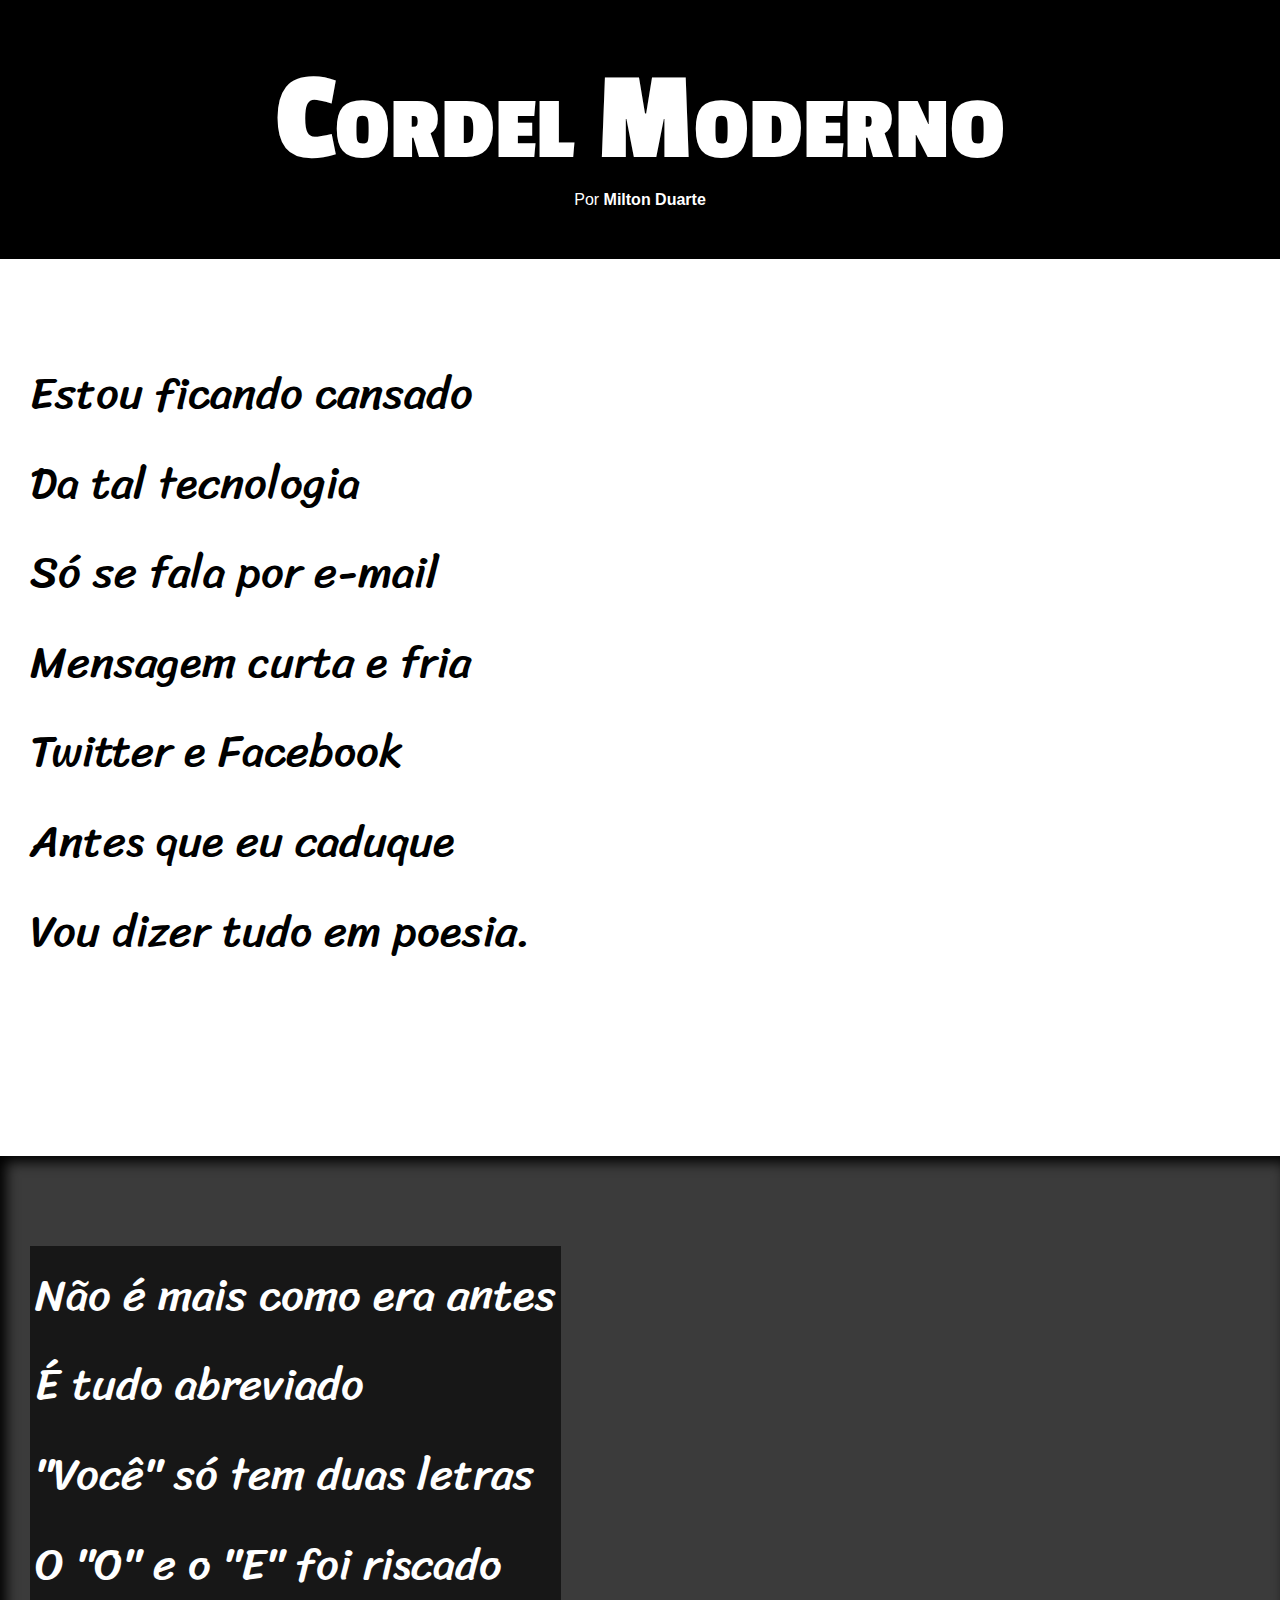
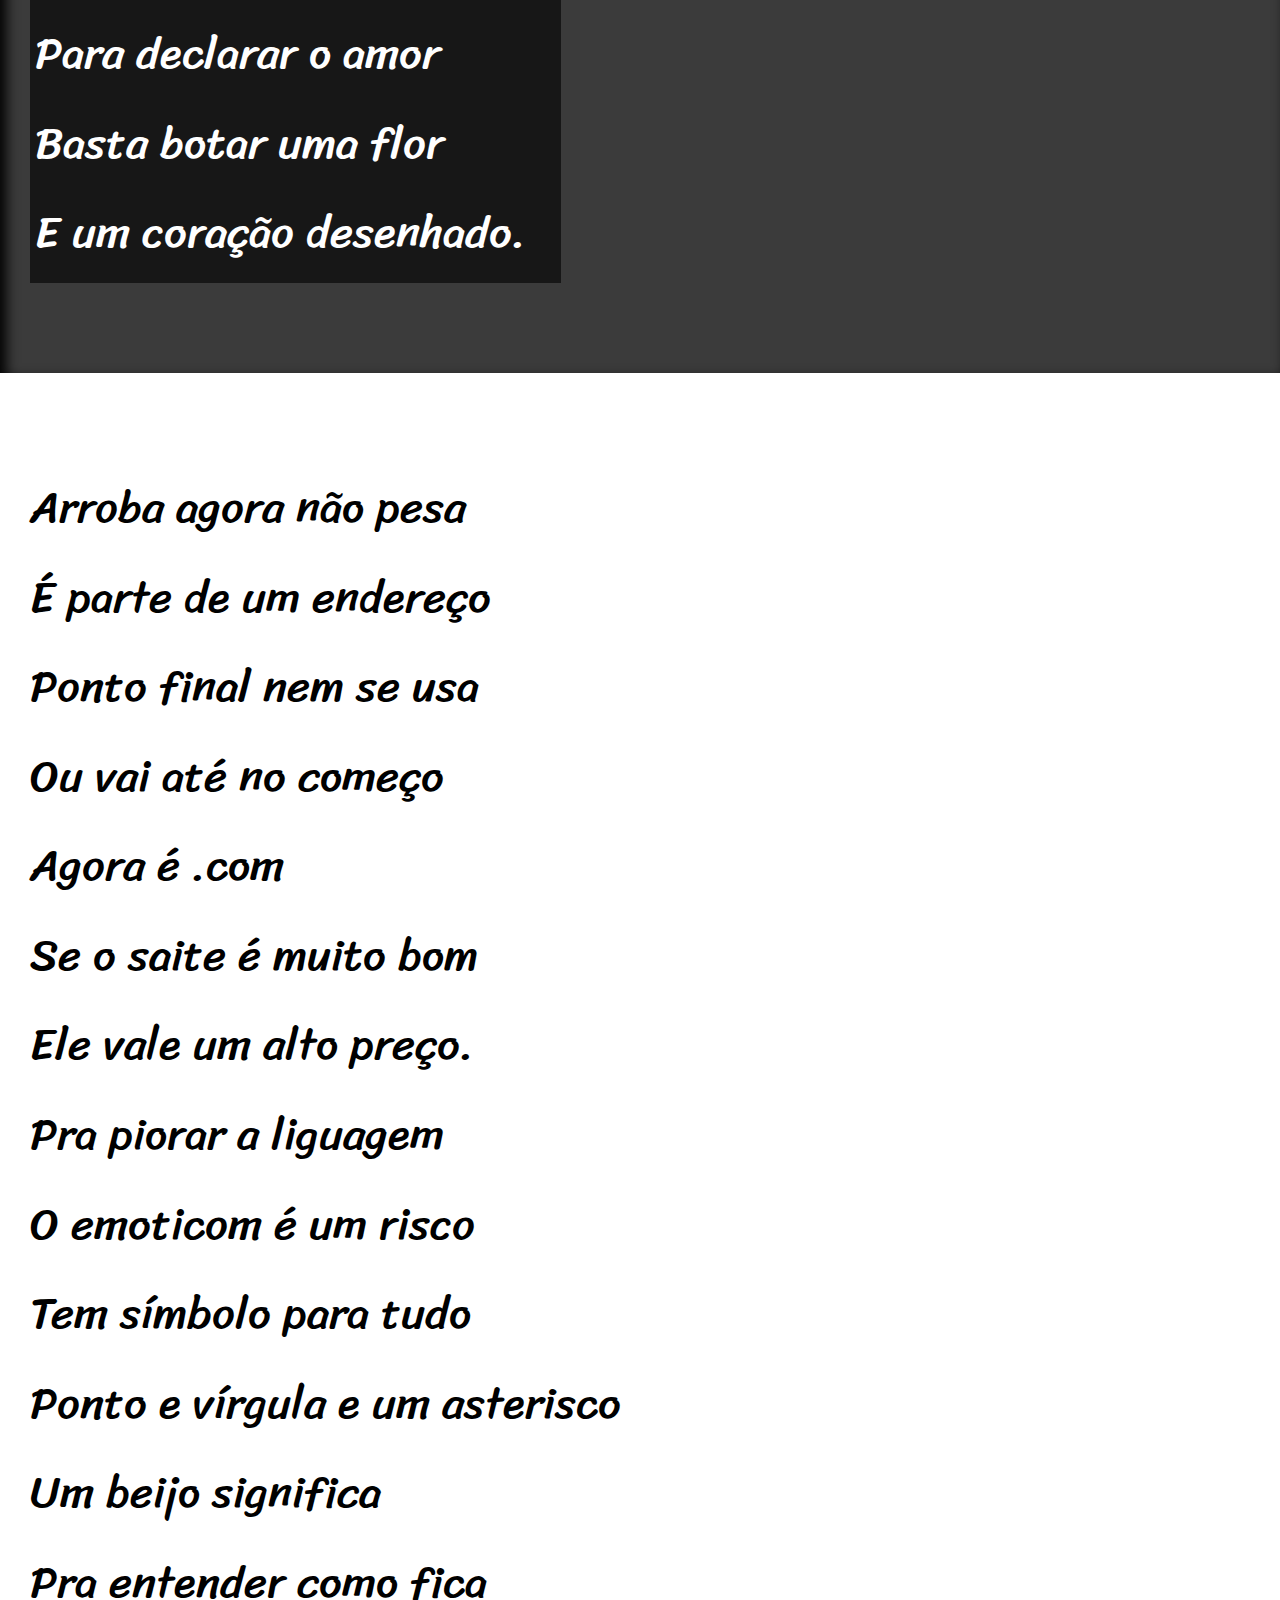
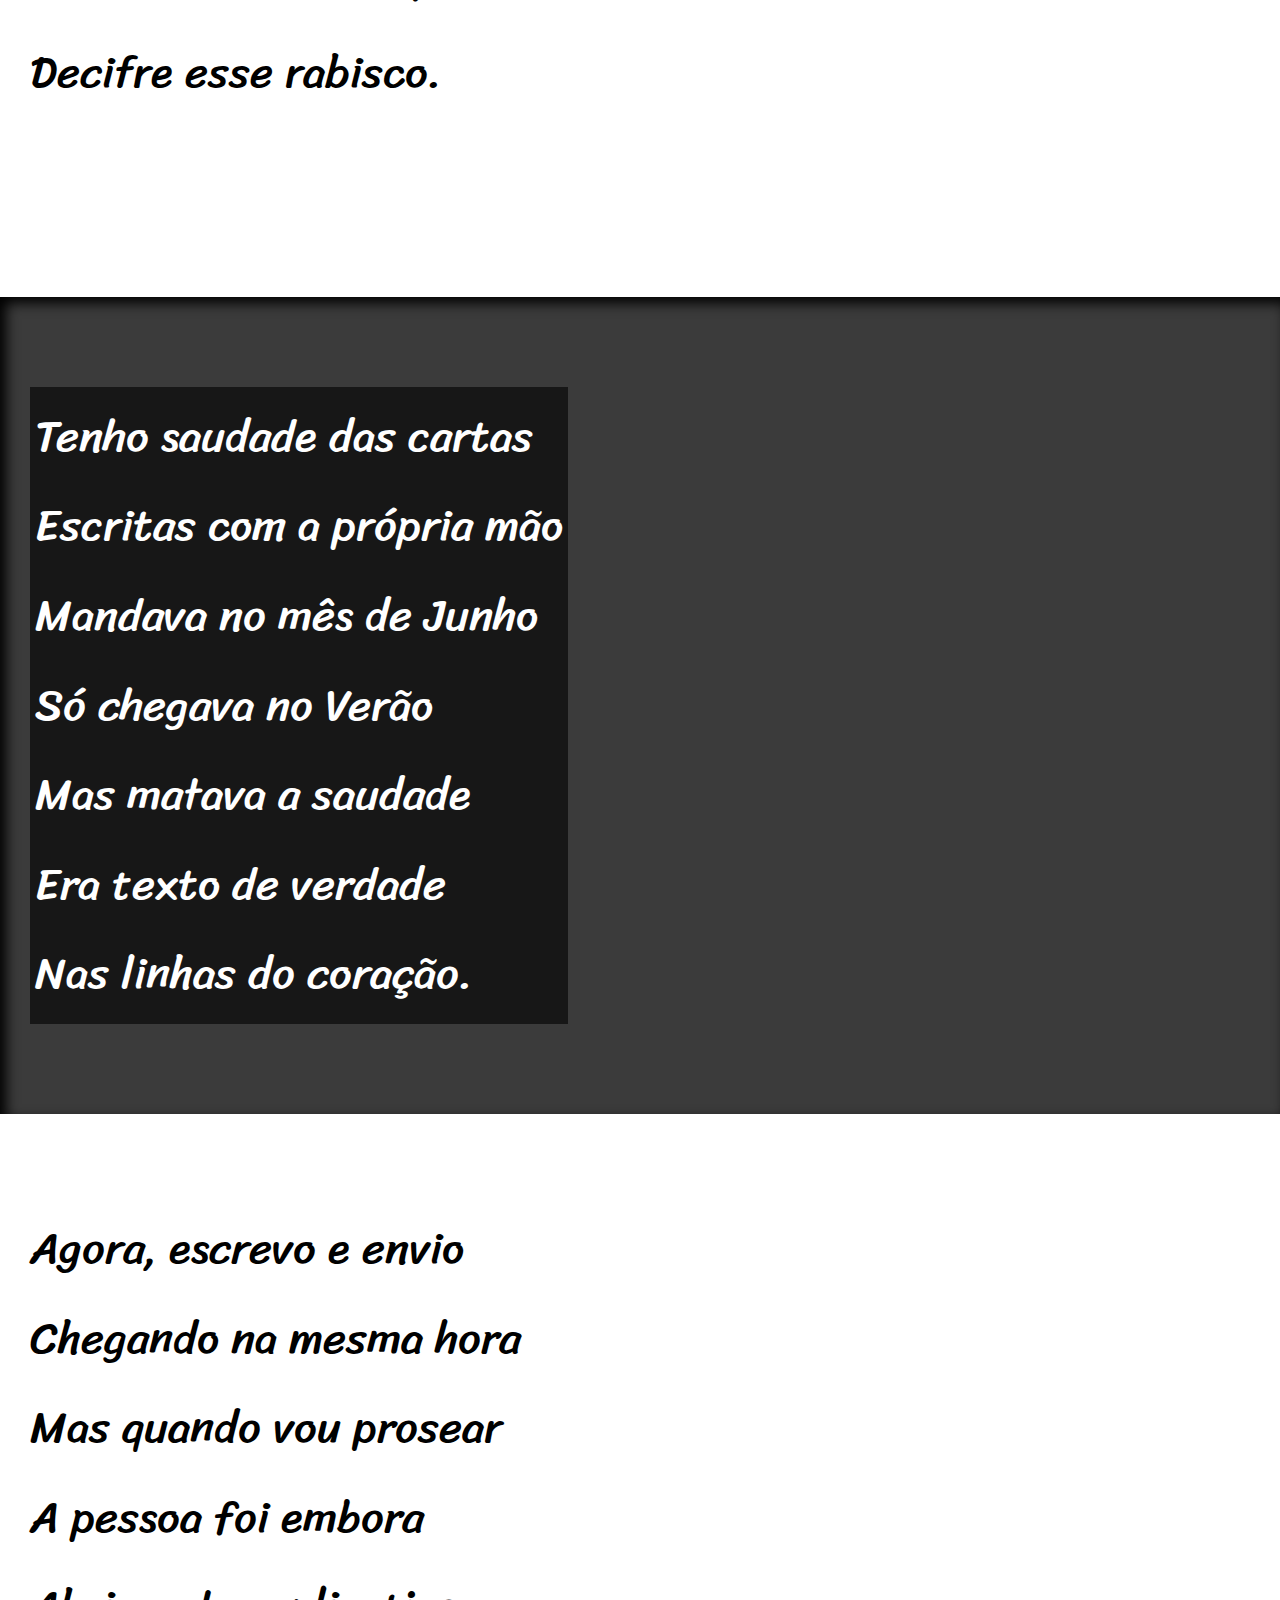
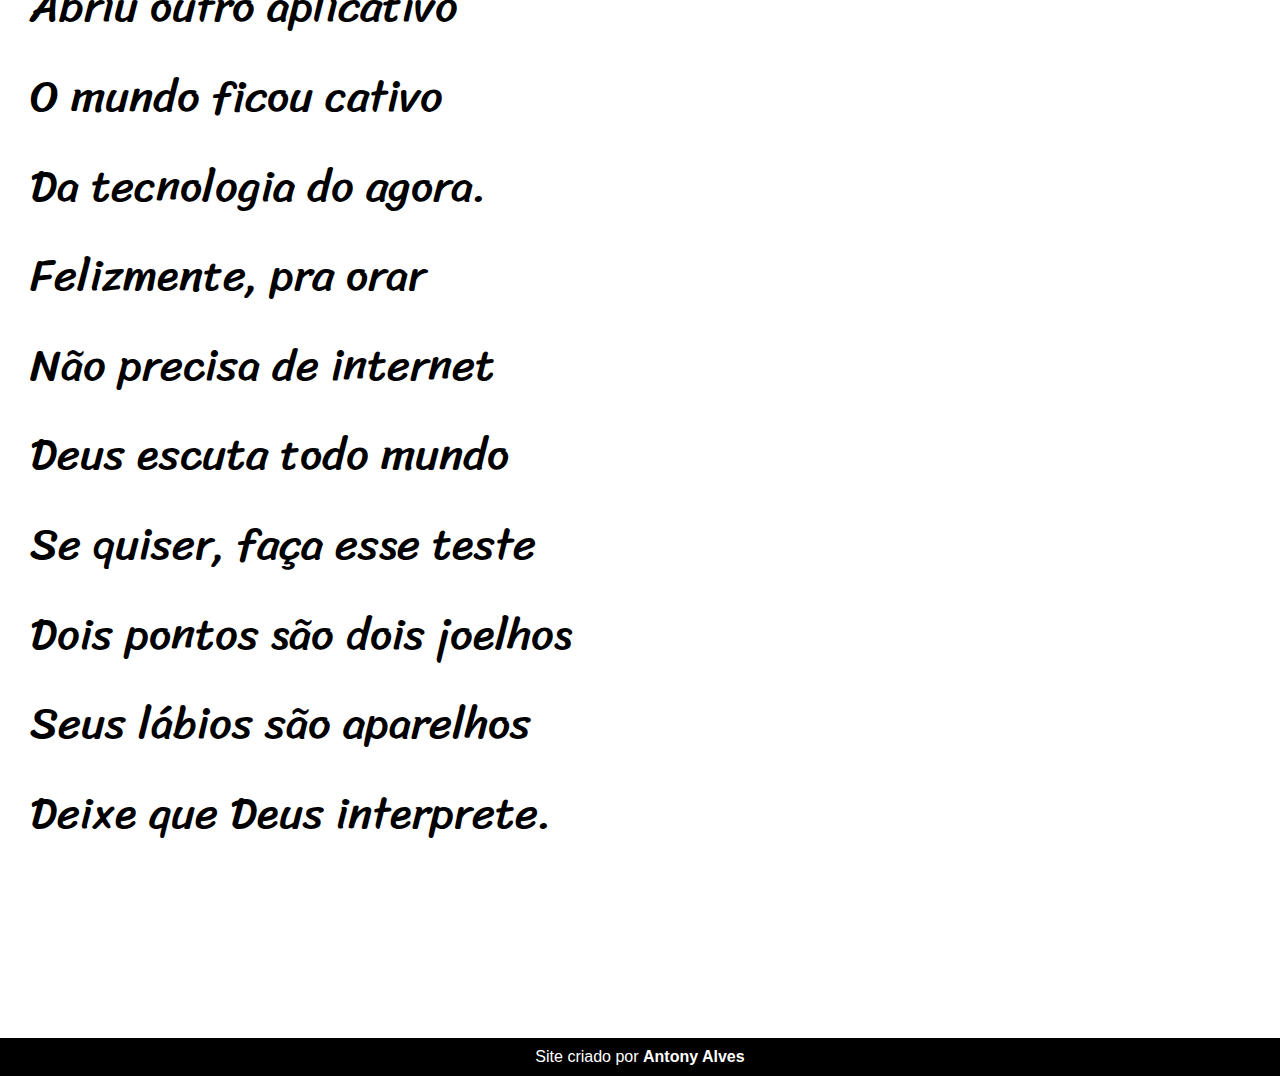
<file: desafios/d012/index.html>
<!DOCTYPE html>
<html lang="pt-br">
<head>
    <meta charset="UTF-8">
    <meta name="viewport" content="width=device-width, initial-scale=1.0">
    <title>Cordel Moderno</title>
    <link rel="stylesheet" href="estilo/style.css">
</head>
<body>
    <header>
        <h1>Cordel Moderno</h1>
            <p>
                Por <a href="https://www.recantodasletras.com.br/poesias/3186743" target="_blank">Milton Duarte</a>
            </p>
    </header>

    <section class="normal">
        <p>
            Estou ficando cansado <br>
            Da tal tecnologia <br>
            Só se fala por e-mail <br>
            Mensagem curta e fria <br>
            Twitter e Facebook <br>
            Antes que eu caduque <br>
            Vou dizer tudo em poesia.
        </p>
    </section>

    <section class="imagem" id="img01">
        <p>
            Não é mais como era antes <br>
            É tudo abreviado <br>
            "Você" só tem duas letras <br>
            O "O" e o "E" foi riscado <br>
            Para declarar o amor <br>
            Basta botar uma flor <br>
            E um coração desenhado.
        </p>
    </section>

    <section class="normal">
        <p>
            Arroba agora não pesa <br>
            É parte de um endereço <br>
            Ponto final nem se usa <br>
            Ou vai até no começo <br>
            Agora é .com <br>
            Se o saite é muito bom <br>
            Ele vale um alto preço. <br>
            Pra piorar a liguagem <br>
            O emoticom é um risco <br>
            Tem símbolo para tudo <br>
            Ponto e vírgula e um asterisco <br>
            Um beijo significa <br>
            Pra entender como fica <br>
            Decifre esse rabisco.
        </p>
    </section>

    <section class="imagem" id="img02">
        <p>
            Tenho saudade das cartas <br>
            Escritas com a própria mão <br>
            Mandava no mês de Junho <br>
            Só chegava no Verão <br>
            Mas matava a saudade <br>
            Era texto de verdade <br>
            Nas linhas do coração.
        </p>
    </section>

    <section class="normal">
        <p>
            Agora, escrevo e envio <br>
            Chegando na mesma hora <br>
            Mas quando vou prosear <br>
            A pessoa foi embora <br>
            Abriu outro aplicativo <br>
            O mundo ficou cativo <br>
            Da tecnologia do agora. <br>
            Felizmente, pra orar <br>
            Não precisa de internet <br>
            Deus escuta todo mundo <br>
            Se quiser, faça esse teste <br>
            Dois pontos são dois joelhos <br>
            Seus lábios são aparelhos <br>
            Deixe que Deus interprete.
        </p>
    </section>

    <footer>
        <p>Site criado por <a href="https://github.com/antonyalvess?tab=repositories" target="_blank">Antony Alves</a></p>
    </footer>
</body>
</html>
</file>
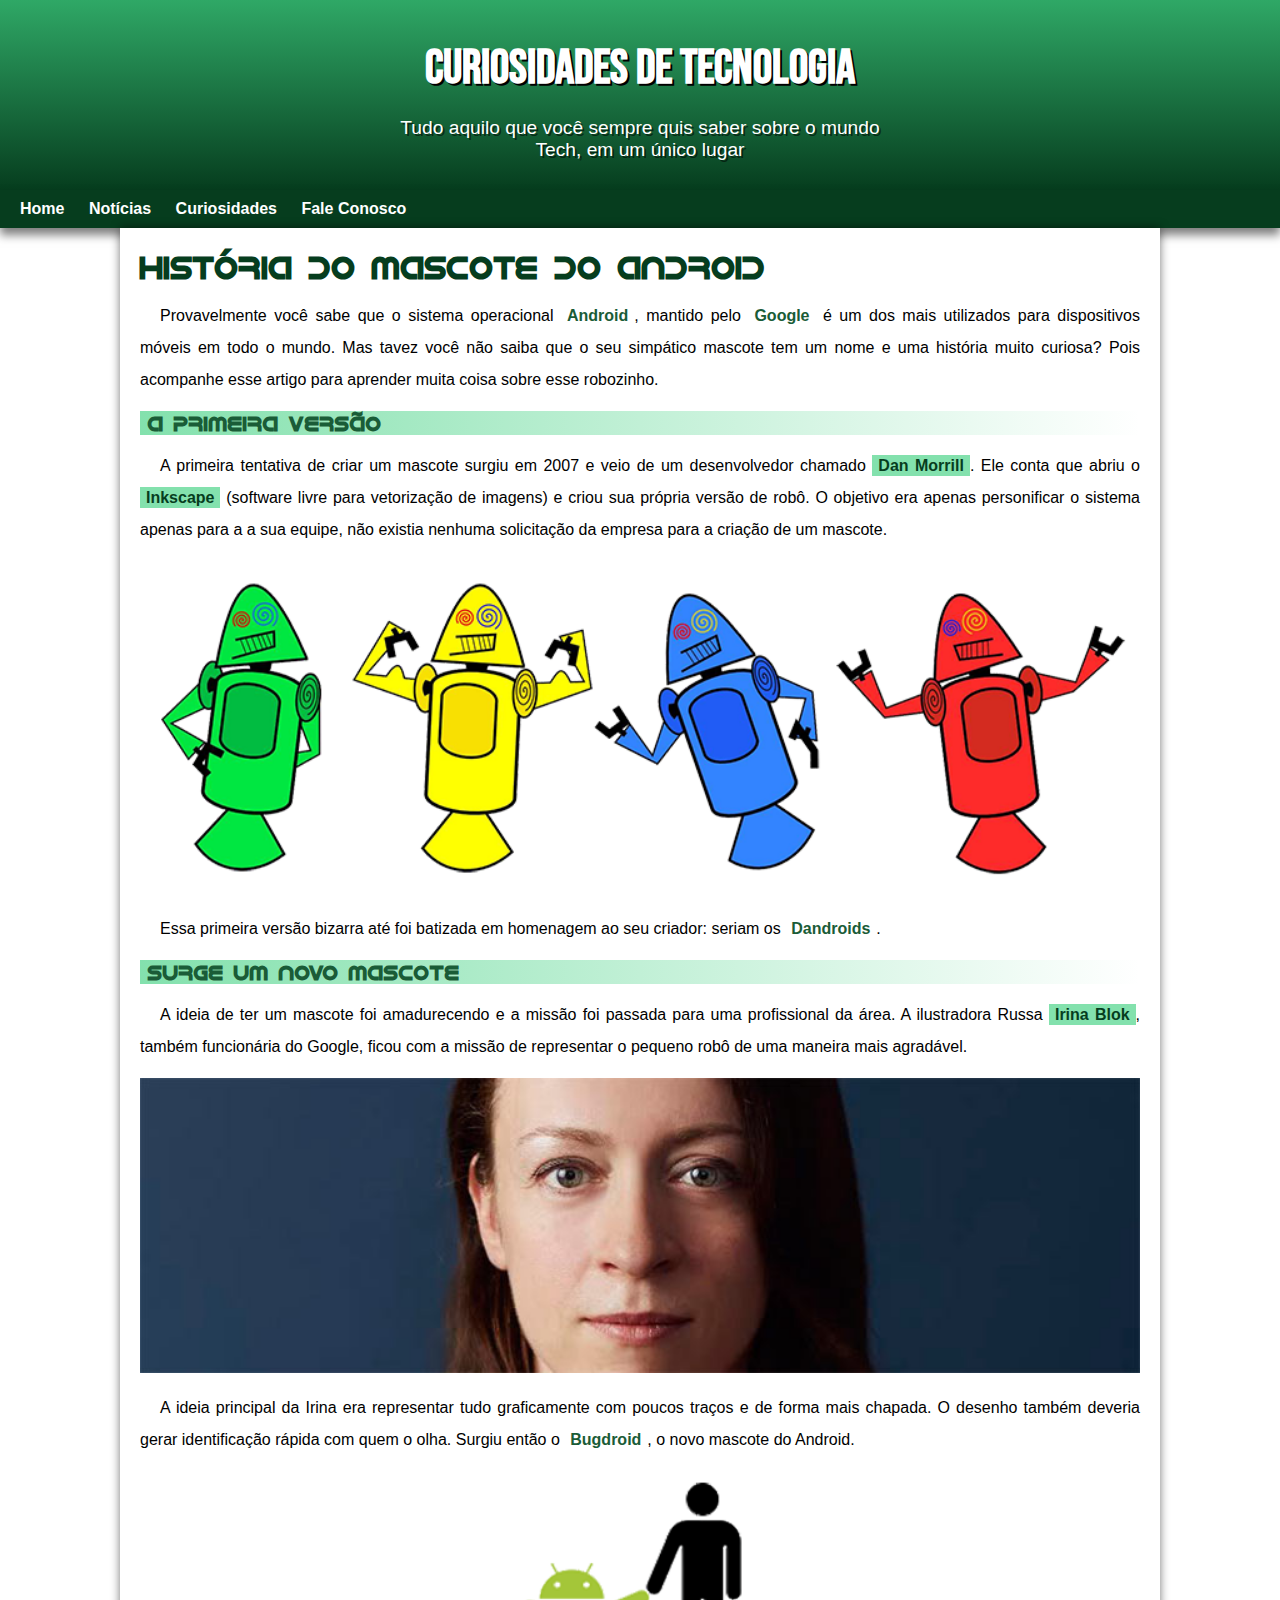
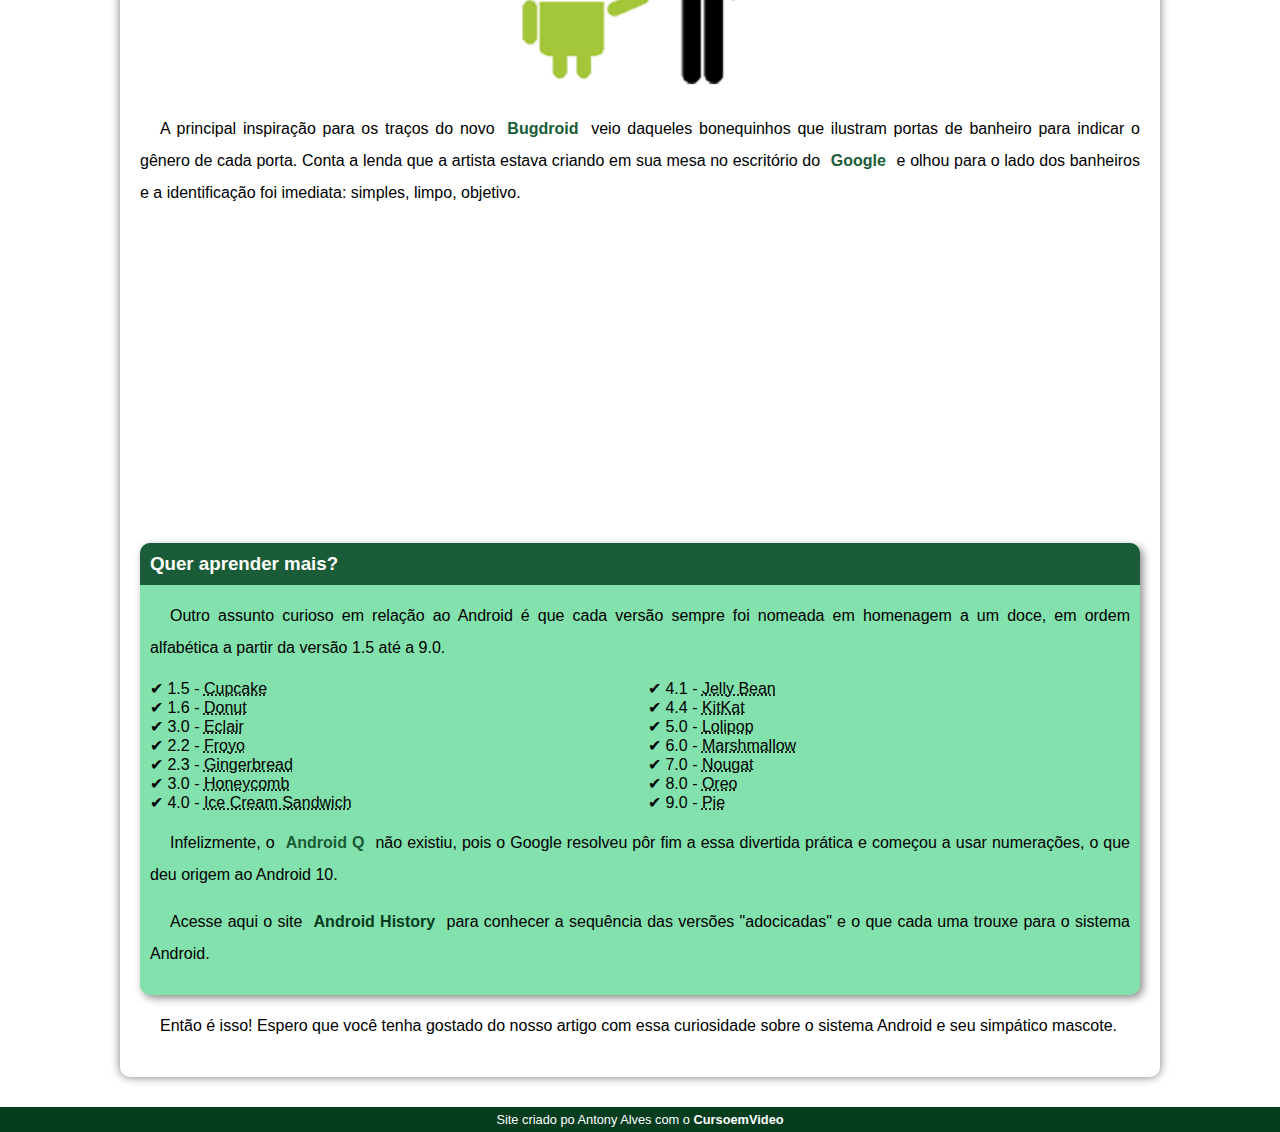
<file: desafios/d010/android.html>
<!DOCTYPE html>
<html lang="pt-br">
<head>
    <meta charset="UTF-8">
    <meta name="viewport" content="width=device-width, initial-scale=1.0">
    <title>Como surgiu o mascote do Android?</title>
    <link rel="shortcut icon" href="imagens/favicon.ico" type="image/x-icon">
    <link rel="stylesheet" href="estilo/style.css">
</head>
<body>
  <header>
    <h1>Curiosidades de Tecnologia</h1>
    <p>Tudo aquilo que você sempre quis saber sobre o mundo Tech, em um único lugar</p>
  </header>
  <nav>
    <a href="#">Home</a>
    <a href="#">Notícias</a>
    <a href="#">Curiosidades</a>
    <a href="#">Fale Conosco</a>
  </nav> 
  <main>
    <article>
        <h1>História do Mascote do Android</h1>

        <p>Provavelmente você sabe que o sistema operacional <strong>Android</strong>, mantido pelo <strong>Google</strong> é um dos mais utilizados para dispositivos móveis em todo o mundo. Mas tavez você não saiba que o seu simpático mascote tem um nome e uma história muito curiosa? Pois acompanhe esse artigo para aprender muita coisa sobre esse robozinho.</p>
        
        <h2>A primeira versão</h2>
        
        <p>A primeira tentativa de criar um mascote surgiu em 2007 e veio de um desenvolvedor chamado <a href="https://androidcommunity.com/dan-morrill-shows-us-the-android-mascot-that-almost-was-20130103/" target="_blank">Dan Morrill</a>. Ele conta que abriu o <a href="https://inkscape.org/pt-br/" target="_blank">Inkscape</a> (software livre para vetorização de imagens) e criou sua própria versão de robô. O objetivo era apenas personificar o sistema apenas para a a sua equipe, não existia nenhuma solicitação da empresa para a criação de um mascote.</p>
        
        <picture>
          <source media="(max-width: 600px)" srcset="imagens/dan-droids-pq.png">
          <img src="imagens/dan-droids.png" alt="Primeiro Mascote do Android"></picture>
        
        <p>Essa primeira versão bizarra até foi batizada em homenagem ao seu criador: seriam os <strong>Dandroids</strong>.</p>
        
        <h2>Surge um novo mascote</h2>
        
        <p>A ideia de ter um mascote foi amadurecendo e a missão foi passada para uma profissional da área. A ilustradora Russa <a href="https://www.irinablok.com/" target="_blank">Irina Blok</a>, também funcionária do Google, ficou com a missão de representar o pequeno robô de uma maneira mais agradável.</p>
        
        <picture>
          <source media="(max-width: 600px)" srcset="imagens/irina-blok-pq.jpg">
          <img src="imagens/irina-blok.jpg" alt="Irina Blok, criadora do Bugdroid."></picture>
        
        <p>A ideia principal da Irina era representar tudo graficamente com poucos traços e de forma mais chapada. O desenho também deveria gerar identificação rápida com quem o olha. Surgiu então o <strong>Bugdroid</strong>, o novo mascote do Android.</p>
        
        <img src="imagens/bugdroid.png" class="pequena" alt="Bugdroid">
        
        <p>A principal inspiração para os traços do novo <strong>Bugdroid</strong> veio daqueles bonequinhos que ilustram portas de banheiro para indicar o gênero de cada porta. Conta a lenda que a artista estava criando em sua mesa no escritório do <strong>Google</strong> e olhou para o lado dos banheiros e a identificação foi imediata: simples, limpo, objetivo.</p>
        
        <iframe width="560" height="315" src="https://www.youtube.com/embed/l2UDgpLz20M?si=DGBmPMIDqSk-hZRg" title="YouTube video player" frameborder="0" allow="accelerometer; autoplay; clipboard-write; encrypted-media; gyroscope; picture-in-picture; web-share" referrerpolicy="strict-origin-when-cross-origin" allowfullscreen></iframe>
         
         <aside>
            <h3>Quer aprender mais?</h3>
            
            <p>Outro assunto curioso em relação ao Android é que cada versão sempre foi nomeada em homenagem a um doce, em ordem alfabética a partir da versão 1.5 até a 9.0.</p>
            
            <ul>
              <li>1.5 - <abbr title="Bolo de Copo">Cupcake</abbr></li>
              <li>1.6 - <abbr title="Rosquinha">Donut</abbr></li>
              <li>3.0 - <abbr title="Bomba">Eclair</abbr></li>
              <li>2.2 - <abbr title="Iogurte Congelado">Froyo</abbr></li>
              <li>2.3 - <abbr title="Biscoito de Gengibre">Gingerbread</abbr></li>
              <li>3.0 - <abbr title="Favo de Mel">Honeycomb</abbr></li>
              <li>4.0 - <abbr title="Sanduíche de Sorvete">Ice Cream Sandwich</abbr></li>
              <li>4.1 - <abbr title="Jujuba">Jelly Bean</abbr></li>
              <li>4.4 - <abbr title="KitKat">KitKat</abbr></li>
              <li>5.0 - <abbr title="">Lolipop</abbr></li>
              <li>6.0 - <abbr title="Marshmallow">Marshmallow</abbr></li>
              <li>7.0 - <abbr title="Torrone">Nougat</abbr></li>
              <li>8.0 - <abbr title="Oreo">Oreo</abbr></li>
              <li>9.0 - <abbr title="Torta">Pie</abbr></li>
            </ul>
            
            <p>Infelizmente, o <strong>Android Q</strong> não existiu, pois o Google resolveu pôr fim a essa divertida prática e começou a usar numerações, o que deu origem ao Android 10.</p>
            
            <p>Acesse aqui o site <a href="https://www.android.com/intl/pt-br/history/#/donut" target="_blank">Android History</a> para conhecer a sequência das versões "adocicadas" e o que cada uma trouxe para o sistema Android.</p>
        </aside>
        
        
        <p>Então é isso! Espero que você tenha gostado do nosso artigo com essa curiosidade sobre o sistema Android e seu simpático mascote. </p>
    </article>
  </main> 
  <footer>
    <p>Site criado po Antony Alves com o <a href="https://www.youtube.com/c/CursoemV%C3%ADdeo" target="_blank">CursoemVideo</a></p>
  </footer>
</body>
</html>
</file>
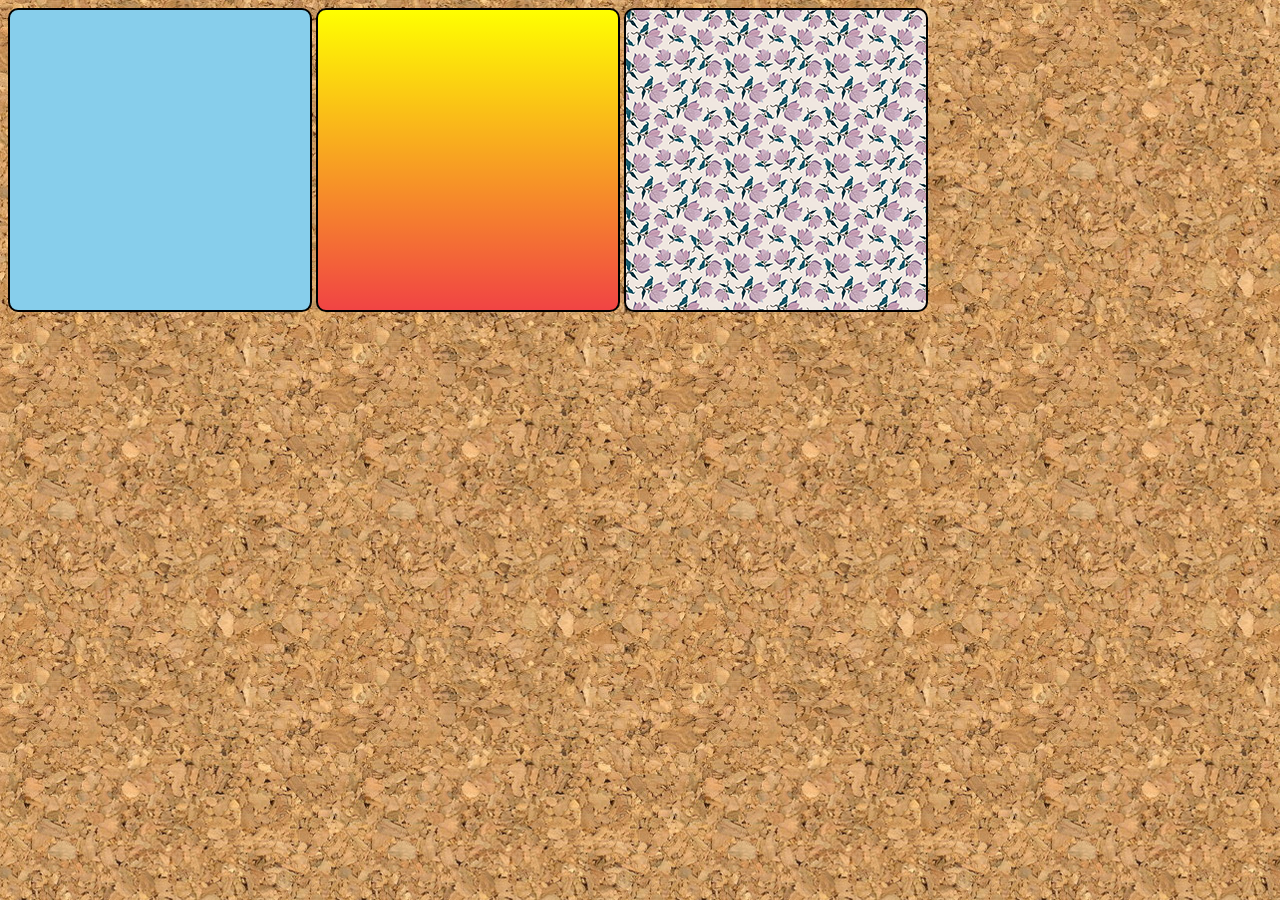
<file: exercicios/ex022/fundo001.html>
<!DOCTYPE html>
<html lang="pt-br">
<head>
    <meta charset="UTF-8">
    <meta name="viewport" content="width=device-width, initial-scale=1.0">
    <title>Teste de Imagem de Fundo</title>
    <style>

        body {
           background-image: url('imagens/wallpaper001.jpg');
        }
        div.quadrado {
            display: inline-block;
            border: 2px solid black;
            border-radius: 10px;
            background-color: lightgray;
            width: 300px;
            height: 300px;
        }

        div#q1 {
            background-color: skyblue;
        }

        div#q2 {
            background-image: linear-gradient(to bottom, yellow, rgba(255, 0, 0, 0.678));
        }

        div#q3 {
            background-image: url('imagens/pattern003.png');
        }
    </style>
</head>
<body>
    <div class="quadrado" id="q1">

    </div>
    <div class="quadrado" id="q2">

    </div>
    <div class="quadrado" id="q3">

    </div>
</body>
</html>
</file>
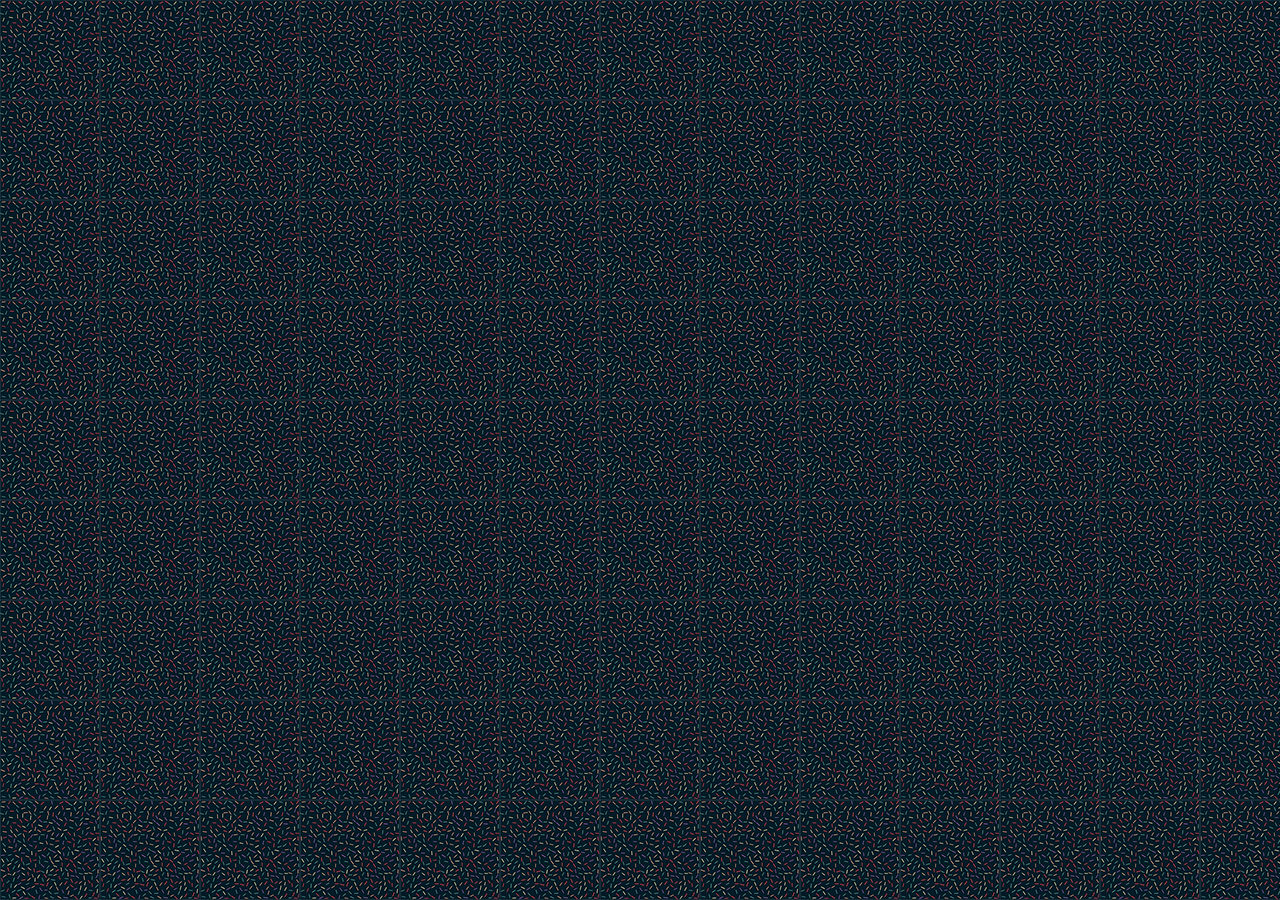
<file: exercicios/ex022/fundo002.html>
<!DOCTYPE html>
<html lang="pt-br">
<head>
    <meta charset="UTF-8">
    <meta name="viewport" content="width=device-width, initial-scale=1.0">
    <title>Personalização dos Fundos</title>
    <style>
        body {
            background-image: url('imagens/pattern001.png');
            background-size: 100px 100px;
            background-repeat: repeat;
        }
    </style>
</head>
<body>
   
</body>
</html>
</file>
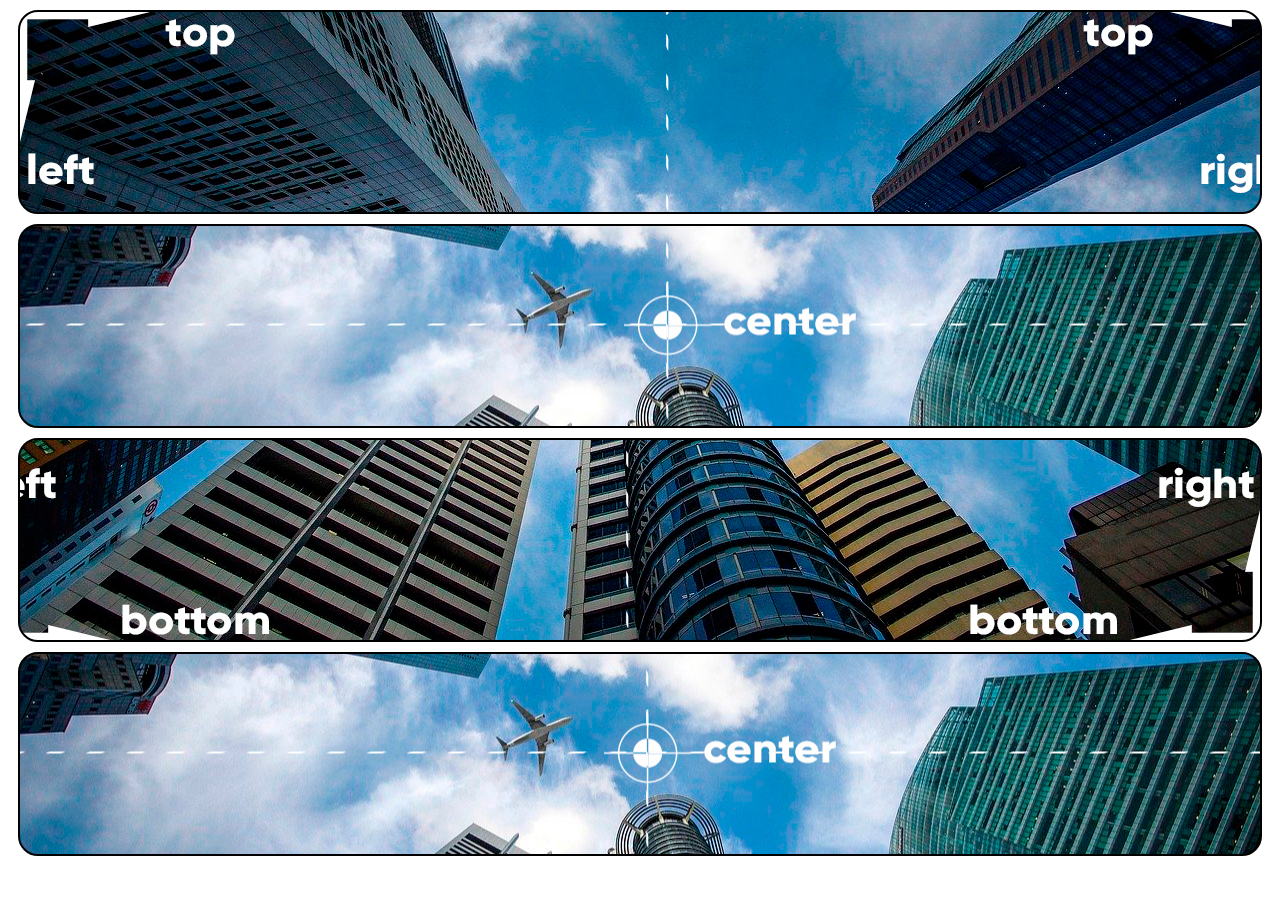
<file: exercicios/ex022/fundo003.html>
<!DOCTYPE html>
<html lang="pt-br">
<head>
    <meta charset="UTF-8">
    <meta name="viewport" content="width=device-width, initial-scale=1.0">
    <title>Posição dos Fundos</title>
    <style>
        div.bloco {
            background-image: url('imagens/wallpaper003.jpg');
            height: 200px;
            border: 2px solid black;
            border-radius: 20px;
            margin: 10px;
        }

    div#q1 {
        background-position: left top; 
    }

    div#q2 {
        background-position: left center;
    }

    div#q3 {
        background-position: right bottom;
    }

    div#q4 {
        background-position: center center;
    }

    </style>
</head>
<body>
    <div class="bloco" id="q1">

    </div>
    <div class="bloco" id="q2">

    </div>
    <div class="bloco" id="q3">

    </div>
    <div class="bloco" id="q4">

    </div>
</body>
</html>
</file>
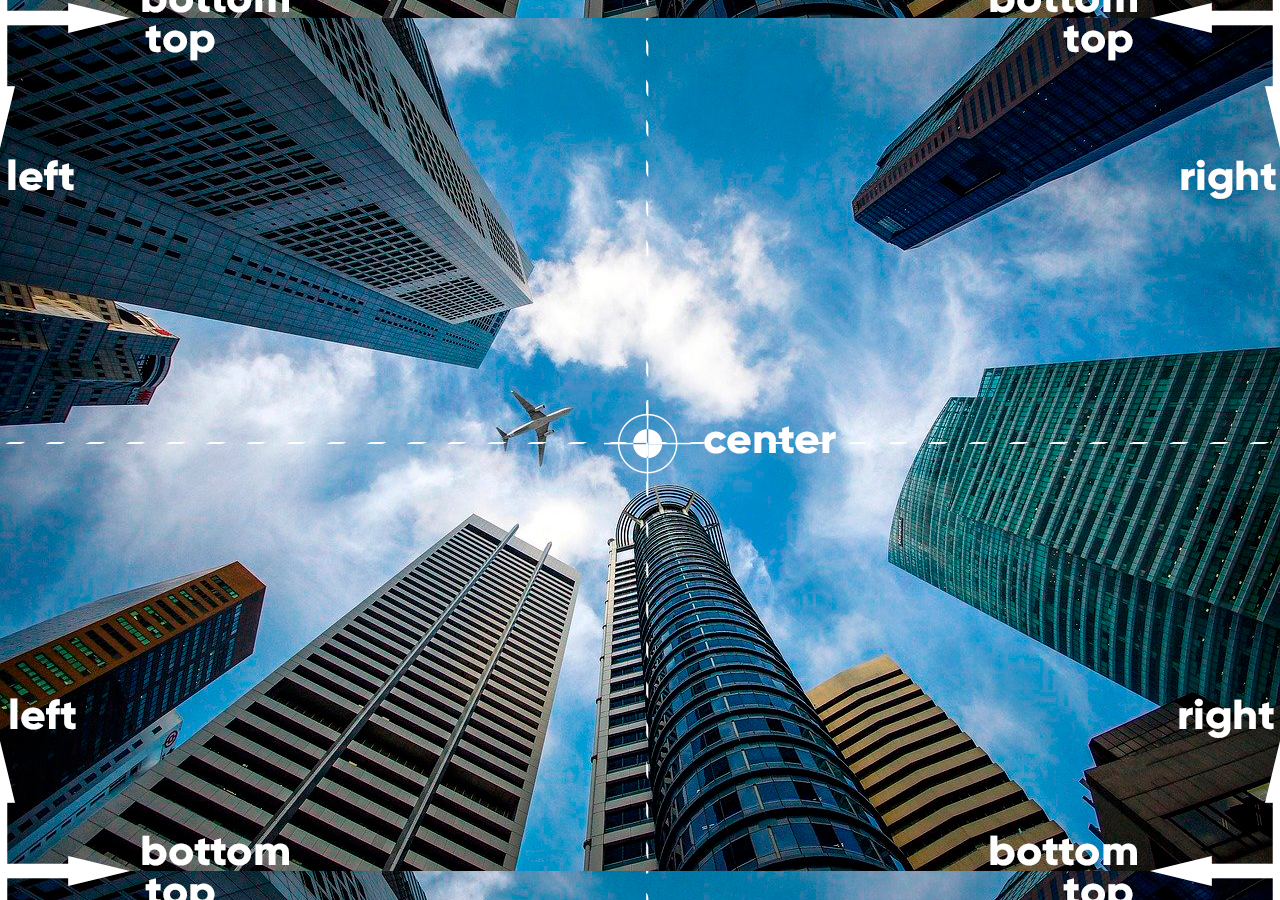
<file: exercicios/ex022/fundo005.html>
<!DOCTYPE html>
<html lang="pt-br">
<head>
    <meta charset="UTF-8">
    <meta name="viewport" content="width=device-width, initial-scale=1.0">
    <title>Posicionamento</title>
    <style>
        body {
            height: 97vh;
          background-image: url('imagens/wallpaper003.jpg');
          background-position: center center;  
        }
    </style>
</head>
<body>
    
</body>
</html>
</file>
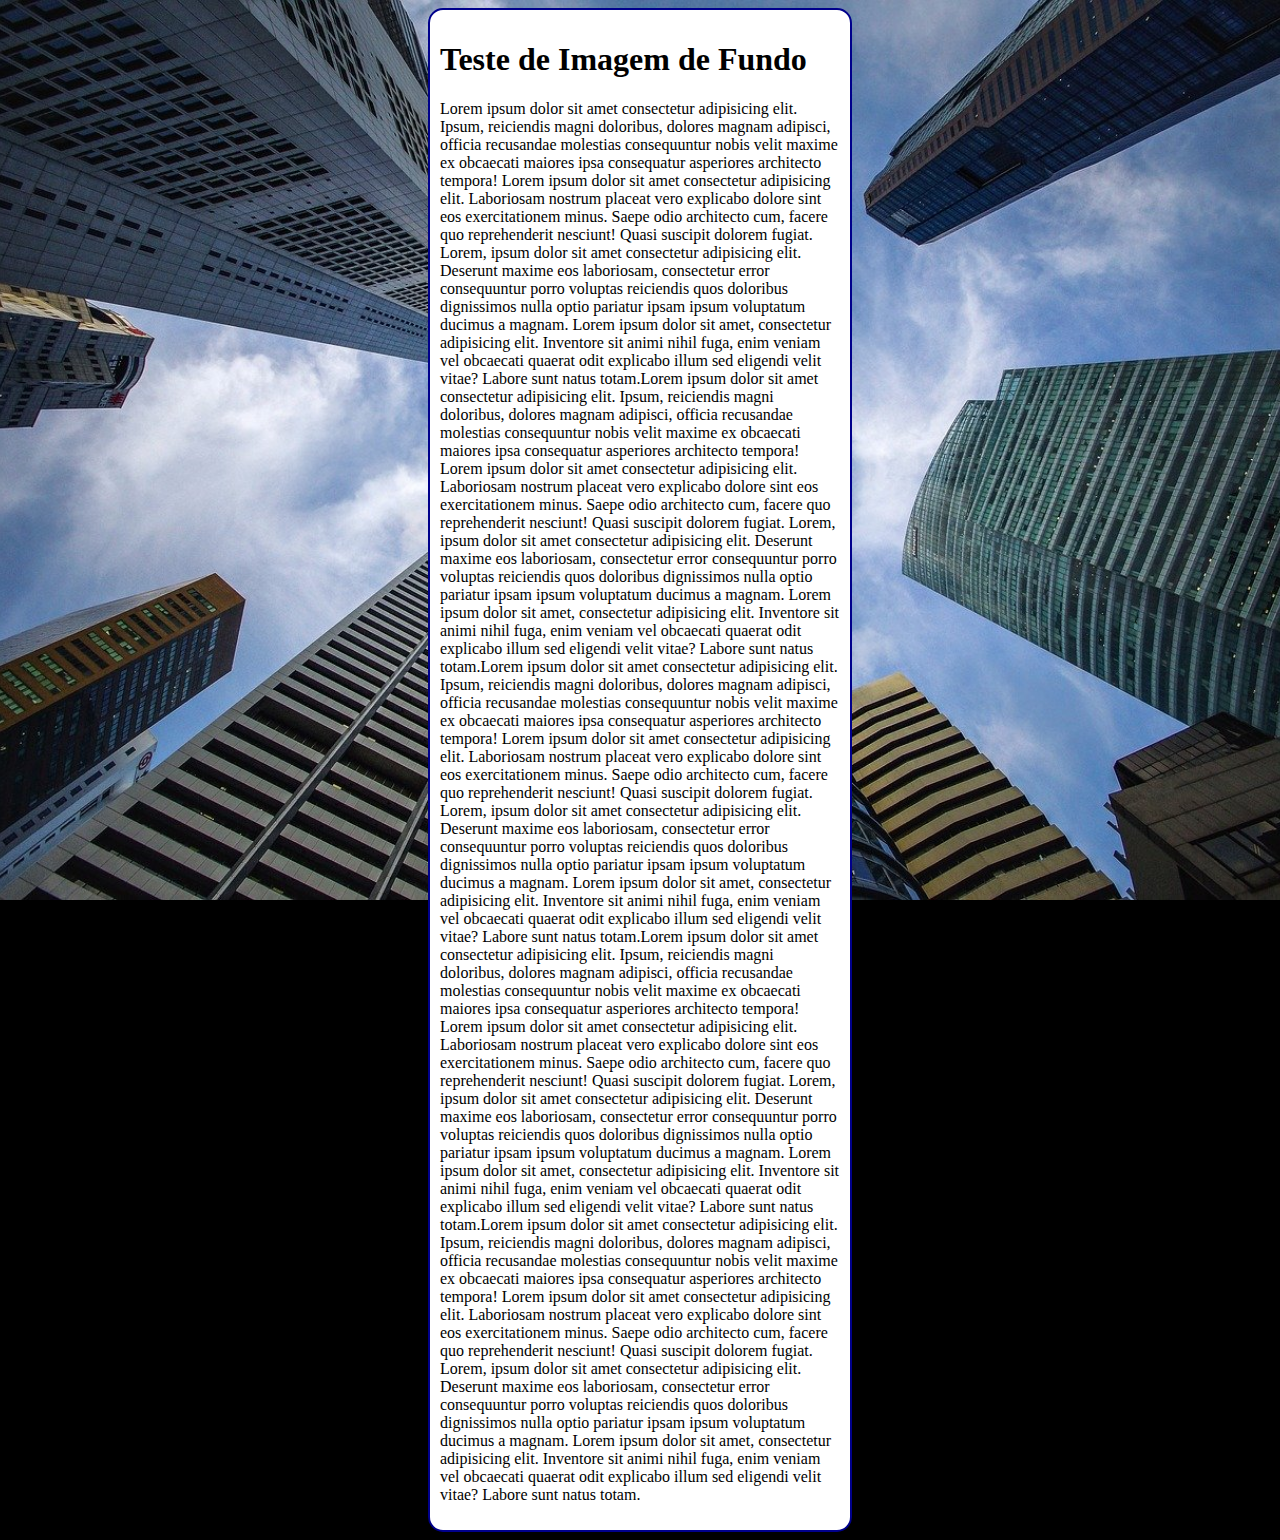
<file: exercicios/ex022/fundo006.html>
<!DOCTYPE html>
<html lang="pt-br">
<head>
    <meta charset="UTF-8">
    <meta name="viewport" content="width=device-width, initial-scale=1.0">
    <title>Fundo Fixo de Tela</title>
     <style>
        body {
            background: black url('imagens/wallpaper002.jpg') center center no-repeat fixed;
            background-size: cover;
        }

        main {
            background-color: white;
            max-width: 400px;
            padding: 10px;
            margin: auto;
            border: 2px solid darkblue;
            border-radius: 15px;
        }
     </style>
</head>
<body>
   <main>
    <h1>Teste de Imagem de Fundo</h1>
    <p>Lorem ipsum dolor sit amet consectetur adipisicing elit. Ipsum, reiciendis magni doloribus, dolores magnam adipisci, officia recusandae molestias consequuntur nobis velit maxime ex obcaecati maiores ipsa consequatur asperiores architecto tempora! Lorem ipsum dolor sit amet consectetur adipisicing elit. Laboriosam nostrum placeat vero explicabo dolore sint eos exercitationem minus. Saepe odio architecto cum, facere quo reprehenderit nesciunt! Quasi suscipit dolorem fugiat. Lorem, ipsum dolor sit amet consectetur adipisicing elit. Deserunt maxime eos laboriosam, consectetur error consequuntur porro voluptas reiciendis quos doloribus dignissimos nulla optio pariatur ipsam ipsum voluptatum ducimus a magnam. Lorem ipsum dolor sit amet, consectetur adipisicing elit. Inventore sit animi nihil fuga, enim veniam vel obcaecati quaerat odit explicabo illum sed eligendi velit vitae? Labore sunt natus totam.Lorem ipsum dolor sit amet consectetur adipisicing elit. Ipsum, reiciendis magni doloribus, dolores magnam adipisci, officia recusandae molestias consequuntur nobis velit maxime ex obcaecati maiores ipsa consequatur asperiores architecto tempora! Lorem ipsum dolor sit amet consectetur adipisicing elit. Laboriosam nostrum placeat vero explicabo dolore sint eos exercitationem minus. Saepe odio architecto cum, facere quo reprehenderit nesciunt! Quasi suscipit dolorem fugiat. Lorem, ipsum dolor sit amet consectetur adipisicing elit. Deserunt maxime eos laboriosam, consectetur error consequuntur porro voluptas reiciendis quos doloribus dignissimos nulla optio pariatur ipsam ipsum voluptatum ducimus a magnam. Lorem ipsum dolor sit amet, consectetur adipisicing elit. Inventore sit animi nihil fuga, enim veniam vel obcaecati quaerat odit explicabo illum sed eligendi velit vitae? Labore sunt natus totam.Lorem ipsum dolor sit amet consectetur adipisicing elit. Ipsum, reiciendis magni doloribus, dolores magnam adipisci, officia recusandae molestias consequuntur nobis velit maxime ex obcaecati maiores ipsa consequatur asperiores architecto tempora! Lorem ipsum dolor sit amet consectetur adipisicing elit. Laboriosam nostrum placeat vero explicabo dolore sint eos exercitationem minus. Saepe odio architecto cum, facere quo reprehenderit nesciunt! Quasi suscipit dolorem fugiat. Lorem, ipsum dolor sit amet consectetur adipisicing elit. Deserunt maxime eos laboriosam, consectetur error consequuntur porro voluptas reiciendis quos doloribus dignissimos nulla optio pariatur ipsam ipsum voluptatum ducimus a magnam. Lorem ipsum dolor sit amet, consectetur adipisicing elit. Inventore sit animi nihil fuga, enim veniam vel obcaecati quaerat odit explicabo illum sed eligendi velit vitae? Labore sunt natus totam.Lorem ipsum dolor sit amet consectetur adipisicing elit. Ipsum, reiciendis magni doloribus, dolores magnam adipisci, officia recusandae molestias consequuntur nobis velit maxime ex obcaecati maiores ipsa consequatur asperiores architecto tempora! Lorem ipsum dolor sit amet consectetur adipisicing elit. Laboriosam nostrum placeat vero explicabo dolore sint eos exercitationem minus. Saepe odio architecto cum, facere quo reprehenderit nesciunt! Quasi suscipit dolorem fugiat. Lorem, ipsum dolor sit amet consectetur adipisicing elit. Deserunt maxime eos laboriosam, consectetur error consequuntur porro voluptas reiciendis quos doloribus dignissimos nulla optio pariatur ipsam ipsum voluptatum ducimus a magnam. Lorem ipsum dolor sit amet, consectetur adipisicing elit. Inventore sit animi nihil fuga, enim veniam vel obcaecati quaerat odit explicabo illum sed eligendi velit vitae? Labore sunt natus totam.Lorem ipsum dolor sit amet consectetur adipisicing elit. Ipsum, reiciendis magni doloribus, dolores magnam adipisci, officia recusandae molestias consequuntur nobis velit maxime ex obcaecati maiores ipsa consequatur asperiores architecto tempora! Lorem ipsum dolor sit amet consectetur adipisicing elit. Laboriosam nostrum placeat vero explicabo dolore sint eos exercitationem minus. Saepe odio architecto cum, facere quo reprehenderit nesciunt! Quasi suscipit dolorem fugiat. Lorem, ipsum dolor sit amet consectetur adipisicing elit. Deserunt maxime eos laboriosam, consectetur error consequuntur porro voluptas reiciendis quos doloribus dignissimos nulla optio pariatur ipsam ipsum voluptatum ducimus a magnam. Lorem ipsum dolor sit amet, consectetur adipisicing elit. Inventore sit animi nihil fuga, enim veniam vel obcaecati quaerat odit explicabo illum sed eligendi velit vitae? Labore sunt natus totam.</p>
   </main>
</body>
</html>
</file>
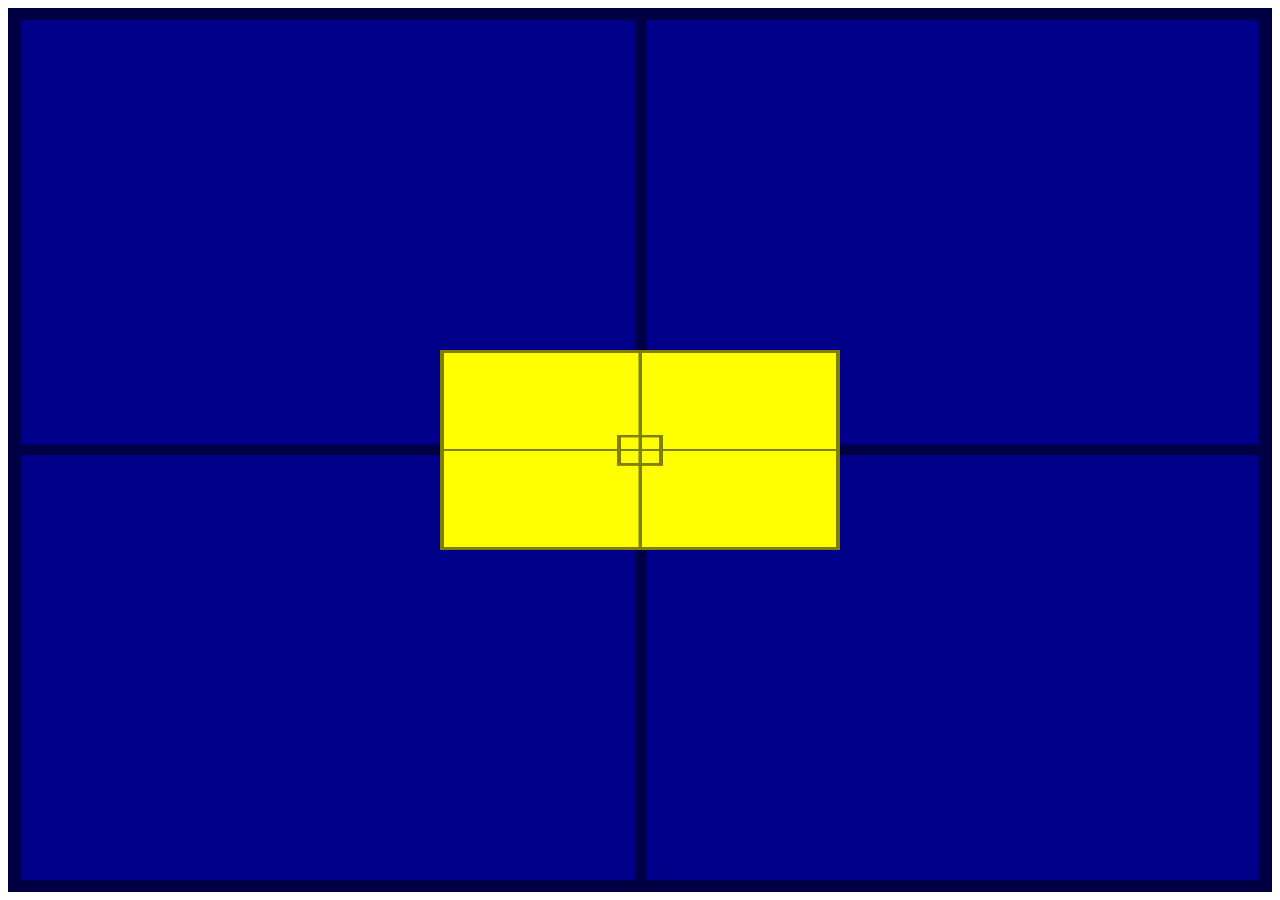
<file: exercicios/ex022/fundo007.html>
<!DOCTYPE html>
<html lang="pt-br">
<head>
    <meta charset="UTF-8">
    <meta name="viewport" content="width=device-width, initial-scale=1.0">
    <title>Alinhamento Vertical</title>
    <style>
        #container {
            background-image: url('imagens/target001.png');
            background-size: 100% 100%;
            position: relative;
            height: 96vh;
            padding: 10px;
            background-color: darkblue;
        }

        #conteudo {
            background-image: url('imagens/target001.png');
            background-size: 100% 100%;
            position: absolute;
            height: 200px;
            width: 400px;
            background-color: yellow;
            
            left: 50%;
            top: 50%;

            transform: translate(-50%, -50%);
        }
    </style>
</head>
<body>
    <section id="container">
        <article id="conteudo">

        </article>
    </section>
</body>
</html>
</file>
<file: desafios/d012/estilo/style.css>
@charset "UTF-8";

@import url('https://fonts.googleapis.com/css2?family=Bebas+Neue&family=Passion+One&display=swap');

@import url('https://fonts.googleapis.com/css2?family=Bebas+Neue&family=Sriracha&display=swap');

:root {
    --fonte1: Verdana, Geneva, Tahoma, sans-serif;
    --fonte2: 'Passion One', cursive;
    --fonte3: 'Sriracha', cursive;

* {
    margin: 0px;
    padding: 0px;
}

html, body {
    min-height: 100vh;
    background-color: darkgray;
    font-family: var(--fonte1);
}

header {
    background-color: black;
    color: white;
    text-align: center;
}

header > h1 {
    padding-top: 50px;
    font-variant: small-caps;
    font-family: var(--fonte2);
    font-size: 10vw;
}

header > p {
    padding-bottom: 50px;
}

a {
    color: white;
    text-decoration: none;
    font-weight: bolder;
}

a:hover {
    text-decoration: underline;
}

section {
   padding-top: 10vh;
   padding-bottom: 10vh; 
   line-height: 2em;
   padding-left: 30px;
   font-family: var(--fonte3);
   font-size: 3.5vw;
}

section > p {
    padding-bottom: 2em;
}

section.normal {
    background-color: white;
    color: black;
}

section.imagem {
    background-color: rgb(59, 59, 59);
    color: white;
    box-shadow: inset 6px 6px 13px 0px black;
    background-attachment: fixed;
}

section.imagem > p {
    display: inline-block;
    padding: 5px;
    background-color: rgba(0, 0, 0, 0.61);
    text-shadow: 2px, 2px, 0px, black;
}

section#img01 {
   background-image: url(../imagens/background001.jpg);
   background-position: right, center;
   background-size: cover
}

section#img02 {
   background-image: url(../imagens/background002.jpg);
   background-size: cover;
}

footer {
    background-color: black;
    color: white;
    text-align: center;
    padding: 10px;
}
</file>
<file: desafios/d010/estilo/style.css>
@charset "UTF-8";

@import url('https://fonts.googleapis.com/css2?family=Bebas+Neue&display=swap');

@font-face {
 font-family: 'Android';
 src: url('../fontes/idroid.otf'); format('opentype');
 font-weight: normal;
}


:root {
    --cor0: #c5ebd6;
    --cor1: #83e1ad;
    --cor2: #3ddc84;
    --cor3: #2fa866;
    --cor4: #1a5c37;
    --cor5: #063d1e;

    --fonte-padrao: Arial, Verdana, Helvetica, sans-serif;
    --fonte-destaque: "Bebas Neue", sans-serif;
    --fonte-android: 'Android', sans-serif
}

* {
  margin: 0px;
  padding: 0px;  
}

body {
    background-color: white;
    font-family: var(--fonte-padrao)
}

main p {
  margin: 15px 0px;
  text-align: justify;
  text-indent: 20px;
  font-size: 1em;
  line-height: 2em;  
}

main strong {
  color: var(--cor4);
  font-weight: bold;
  padding: 2px 6px;
}

main a {
   text-decoration: none; 
   font-weight: bold;
   color: var(--cor5);
   background-color: var(--cor1);
   padding: 2px 6px;
}

main a:hover {
    text-decoration: underline;
    color: var(--cor4);
}

header {
    background-image: linear-gradient(to bottom, var(--cor3), var(--cor5));
    background-color: var(--cor4);
    min-height: 150px;
    text-align: center;
    padding-top: 40px;
}

header > h1 {
  color: white; 
  font-family: var(--fonte-destaque);
  font-size: 3em;
  margin-bottom: 20px;
  text-shadow: 2px 2px 0px black;
}

header > p {
    font-family: var(--fonte-padrao);
    font-size: 1.2em;
    color: white;
    max-width: 500px;
    padding-right: 10px;
    padding-left: 10px;
    margin: auto;
    text-shadow: 2px 2px 0px rgba(0, 0, 0, 0.534);
}

nav {
    background-color: var(--cor5);
    padding: 10px;
    box-shadow: 0px 7px 9px rgba(0, 0, 0, 0.507);
}

nav > a {
    color: white;
    padding: 10px;
    border-radius: 5px;
    text-decoration: none;
    font-weight: bold;
    transition-duration: .5s;
}

nav > a:hover {
    background-color: var(--cor3);
    color: var(--cor5);
}

main {
    min-width: 300px;
    max-width: 1000px;
    margin: auto;
    margin-bottom: 30px;
    padding: 20px;
    background-color: white;
    box-shadow: 0px 0px 10px rgba(0, 0, 0, 0.541);
    border-bottom-left-radius: 10px;
    border-bottom-right-radius: 10px;
}

main h1 {
  color: var(--cor5); 
  font-family: var(--fonte-android); 
}

main h2 {
    font-family: var(--fonte-android);
    color: var(--cor4);
    font-size: 1.3em;
    background-image: linear-gradient(to right, var(--cor1), transparent);
    text-indent: 8px;
}

main img {
    width: 100%;
}

main img.pequena {
    max-width: 350px;
    display: block;
    margin: auto;
}

aside {
    background-color: var(--cor1);
    padding: 10px;
    border-radius: 10px;
    box-shadow: 3px 3px 8px rgba(0, 0, 0, 0.459);
}

aside > h3 {
    background-color: var(--cor4);
    color: white;
    padding: 10px;
    margin: -10px -10px 0px -10px;
    border-radius: 10px 10px 0px 0px;
}

aside > ul {
    list-style-type: '\2714\00A0';
    list-style-position: inside;
    columns: 2;
}

footer {
    background-color: var(--cor5);
    color: white;
    text-align: center;
    font-size: 0.8em;
    padding: 5px;
}

footer a {
 color: white;
 font-weight: bolder;
 text-decoration: none;
}

footer a:hover {
 text-decoration: underline;
 color: var(--cor1);
}
</file>
